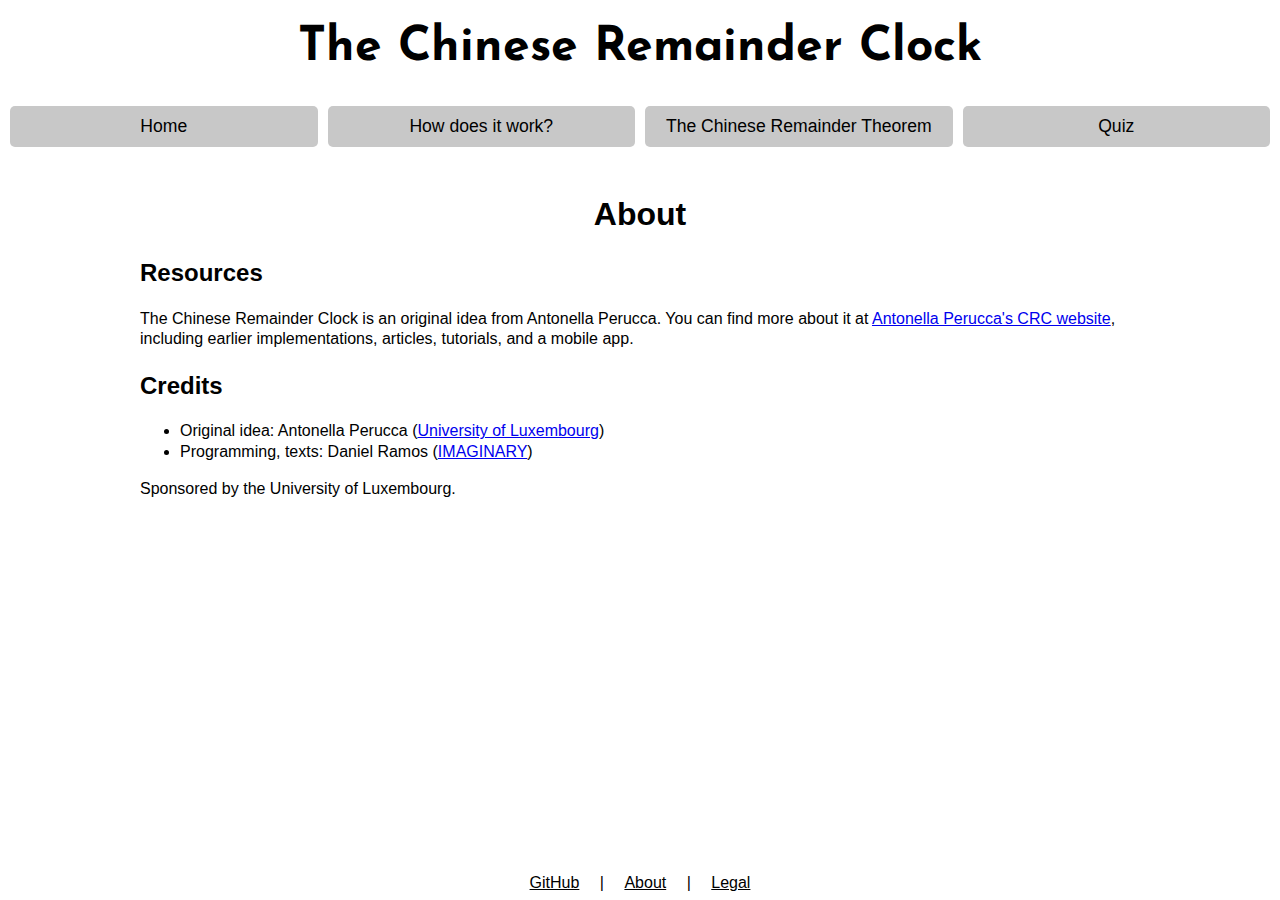
<file: about.html>
<!DOCTYPE html>
<meta charset="utf-8">

<head>
<!-- <script src="vendor/d3.min.js"> </script> -->
<script src="https://d3js.org/d3.v6.min.js"></script>

<script src="./js/clocks.js"></script>
<script src="./js/math.js"></script>

<link rel="stylesheet" href="./style.css">
<link rel="stylesheet" href="./style-clock.css">
<link rel="stylesheet" href="./style-digital-clock.css">

<link rel="preconnect" href="https://fonts.googleapis.com">
<link rel="preconnect" href="https://fonts.gstatic.com" crossorigin>
<link href="https://fonts.googleapis.com/css2?family=Libre+Baskerville&display=swap" rel="stylesheet">
<link href="https://fonts.googleapis.com/css2?family=Josefin+Sans&display=swap" rel="stylesheet">
<link rel="stylesheet" href="./fonts/dseg.css">


</head>

<body>

<div class="header">
  <div class="mainTitle"> The Chinese Remainder Clock </div>

  <nav>
  <a href="index.html"> Home </a>
  <a href="how-it-works.html"> How does it work? </a>
  <a href="theorem.html"> The Chinese Remainder Theorem </a>
  <a href="quiz.html"> Quiz </a>
  </nav>
</div>

<div class="mainText">

  <h1>About</h1>

  <h2>Resources</h2>
  The Chinese Remainder Clock is an original idea from Antonella Perucca. You can find more about it at <a href="http://www.antonellaperucca.net/CRC.html">Antonella Perucca's CRC website</a>, including earlier implementations, articles, tutorials, and a mobile app.

  <h2>Credits</h2>
  <ul>
    <li> Original idea: Antonella Perucca (<a href="https://wwwen.uni.lu/">University of Luxembourg</a>) </li>
    <li> Programming, texts: Daniel Ramos
      (<a href="https://about.imaginary.org">IMAGINARY</a>) </li>
  </ul>

  <p>Sponsored by the University of Luxembourg.</p>

</div>

<div class="footer">
  <a href="https://github.com/IMAGINARY/chinese-remainder-clock">GitHub</a> |
  <a href="about.html">About</a> |
  <a href="legal.html">Legal</a>
</div>


</body>

</html>
</file>
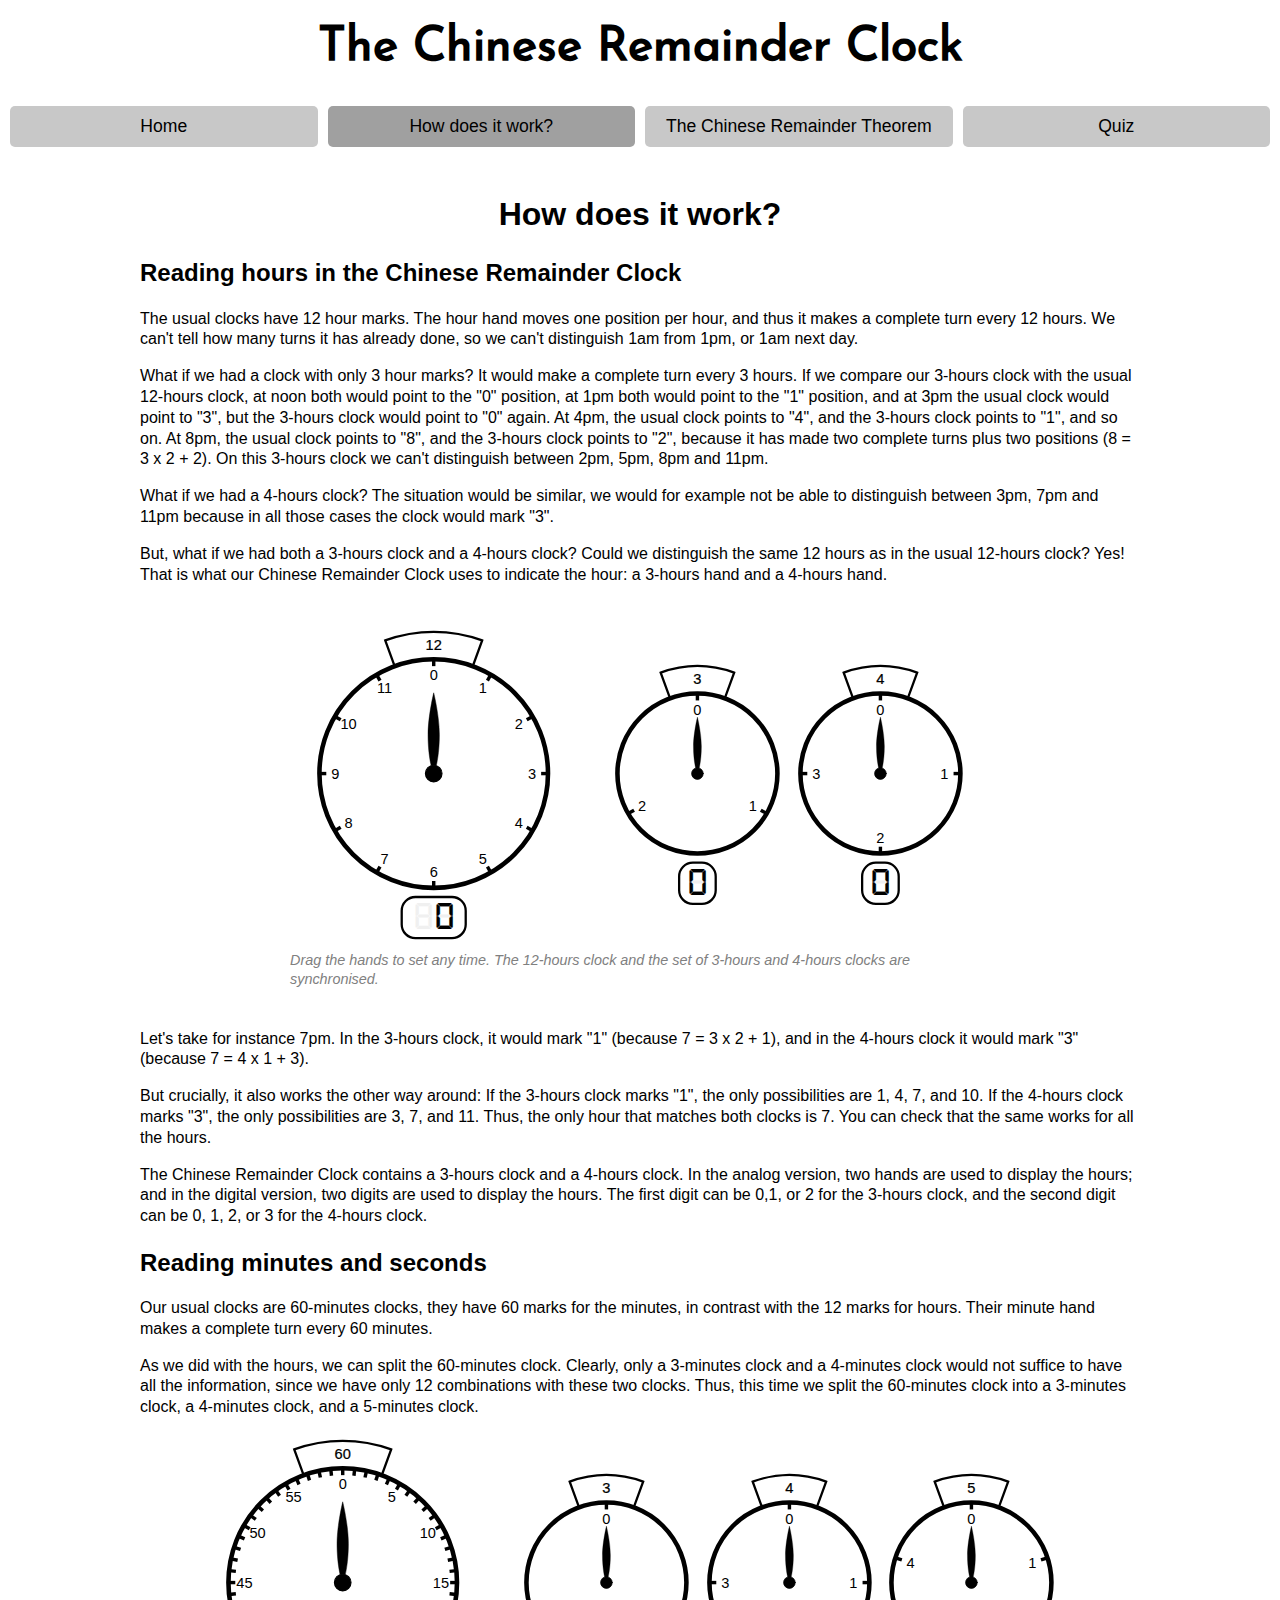
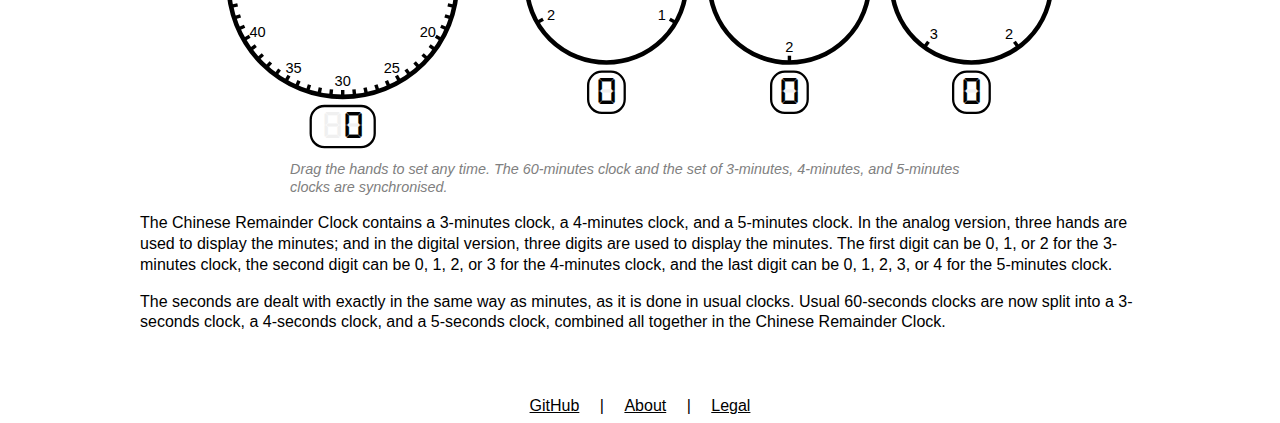
<file: how-it-works.html>
<!DOCTYPE html>
<meta charset="utf-8">

<head>
<script src="vendor/d3.min.js"> </script>
<!-- <script src="https://d3js.org/d3.v6.min.js"></script> -->

<script src="./js/clocks.js"></script>
<script src="./js/math.js"></script>
<script src="./js/app1.js"></script>
<script src="./js/app2.js"></script>

<link rel="stylesheet" href="./style.css">
<link rel="stylesheet" href="./style-clock.css">

<!-- <link rel="preconnect" href="https://fonts.googleapis.com">
<link rel="preconnect" href="https://fonts.gstatic.com" crossorigin>
<link href="https://fonts.googleapis.com/css2?family=Libre+Baskerville&display=swap" rel="stylesheet">
<link href="https://fonts.googleapis.com/css2?family=Josefin+Sans&display=swap" rel="stylesheet"> -->
<link rel="stylesheet" href="./fonts/fonts.css">
<link rel="stylesheet" href="./fonts/dseg.css">
</head>

<body>

<div class="header">
  <div class="mainTitle"> The Chinese Remainder Clock </div>

  <nav>
  <a href="index.html"> Home </a>
  <span class="current"> How does it work? </span>
  <!-- <a href="how-it-works.html"> How does it work? </a> -->
  <a href="theorem.html"> The Chinese Remainder Theorem </a>
  <a href="quiz.html"> Quiz </a>
  </nav>
</div>

<div class="mainText">

  <h1> How does it work? </h1>
  <h2> Reading hours in the Chinese Remainder Clock </h2>

  <p> The usual clocks have 12 hour marks. The hour hand moves one position per hour, and thus it makes a complete turn every 12 hours. We can't tell how many turns it has already done, so we can't distinguish 1am from 1pm, or 1am next day.
  </p>

  <p> What if we had a clock with only 3 hour marks? It would make a complete turn every 3 hours. If we compare our 3-hours clock with the usual 12-hours clock, at noon both would point to the "0" position, at 1pm both would point to the "1" position, and at 3pm the usual clock would point to "3", but the 3-hours clock would point to "0" again. At 4pm, the usual clock points to "4", and the 3-hours clock points to "1", and so on. At 8pm, the usual clock points to "8", and the 3-hours clock points to "2", because it has made two complete turns plus two positions (8 = 3 x 2 + 2). On this 3-hours clock we can't distinguish between 2pm, 5pm, 8pm and 11pm.
  </p>

  <p> What if we had a 4-hours clock? The situation would be similar, we would for example not be able to distinguish between 3pm, 7pm and 11pm because in all those cases the clock would mark "3".
  </p>

  <p> But, what if we had both a 3-hours clock and a 4-hours clock? Could we distinguish the same 12 hours as in the usual 12-hours clock? Yes! That is what our Chinese Remainder Clock uses to indicate the hour: a 3-hours hand and a 4-hours hand.
  </p>

  <div class="appFigure">
  <div id="App1" class="app"></div>
  <div class="AppCaption"> Drag the hands to set any time. The 12-hours clock and the set of 3-hours and 4-hours clocks are synchronised.</div>
  </div>

  <p> Let's take for instance 7pm. In the 3-hours clock, it would mark "1" (because 7 = 3 x 2 + 1), and in the 4-hours clock it would mark "3" (because 7 = 4 x 1 + 3).
  </p>

  <p> But crucially, it also works the other way around: If the 3-hours clock marks "1", the only possibilities are 1, 4, 7, and 10. If the 4-hours clock marks "3", the only possibilities are 3, 7, and 11. Thus, the only hour that matches both clocks is 7. You can check that the same works for all the hours.
  </p>

  <p>The Chinese Remainder Clock contains a 3-hours clock and a 4-hours clock. In the analog version, two hands are used to display the hours; and in the digital version, two digits are used to display the hours. The first digit can be 0,1, or 2 for the 3-hours clock, and the second digit can be 0, 1, 2, or 3 for the 4-hours clock.
  </p>

  <h2>Reading minutes and seconds</h2>

  <p> Our usual clocks are 60-minutes clocks, they have 60 marks for the minutes, in contrast with the 12 marks for hours. Their minute hand makes a complete turn every 60 minutes.
  </p>

  <p> As we did with the hours, we can split the 60-minutes clock. Clearly, only a 3-minutes clock and a 4-minutes clock would not suffice to have all the information, since we have only 12 combinations with these two clocks. Thus, this time we split the 60-minutes clock into a 3-minutes clock, a 4-minutes clock, and a 5-minutes clock.
  </p>

  <div>
  <div id="App2" class="app"></div>
  <div class="AppCaption"> Drag the hands to set any time. The 60-minutes clock and the set of 3-minutes, 4-minutes, and 5-minutes clocks are synchronised.</div>
  </div>

  <p>The Chinese Remainder Clock contains a 3-minutes clock, a 4-minutes clock, and a 5-minutes clock. In the analog version, three hands are used to display the minutes; and in the digital version, three digits are used to display the minutes. The first digit can be 0, 1, or 2 for the 3-minutes clock, the second digit can be 0, 1, 2, or 3 for the 4-minutes clock, and the last digit can be 0, 1, 2, 3, or 4 for the 5-minutes clock.
  </p>

  <p> The seconds are dealt with exactly in the same way as minutes, as it is done in usual clocks. Usual 60-seconds clocks are now split into a 3-seconds clock, a 4-seconds clock, and a 5-seconds clock, combined all together in the Chinese Remainder Clock.
  </p>

</div>

<div class="footer">
  <a href="https://github.com/IMAGINARY/chinese-remainder-clock">GitHub</a> |
  <a href="about.html">About</a> |
  <a href="legal.html">Legal</a>
</div>

<script>
App1("#App1");
App2("#App2");
</script>

</body>

</html>
</file>
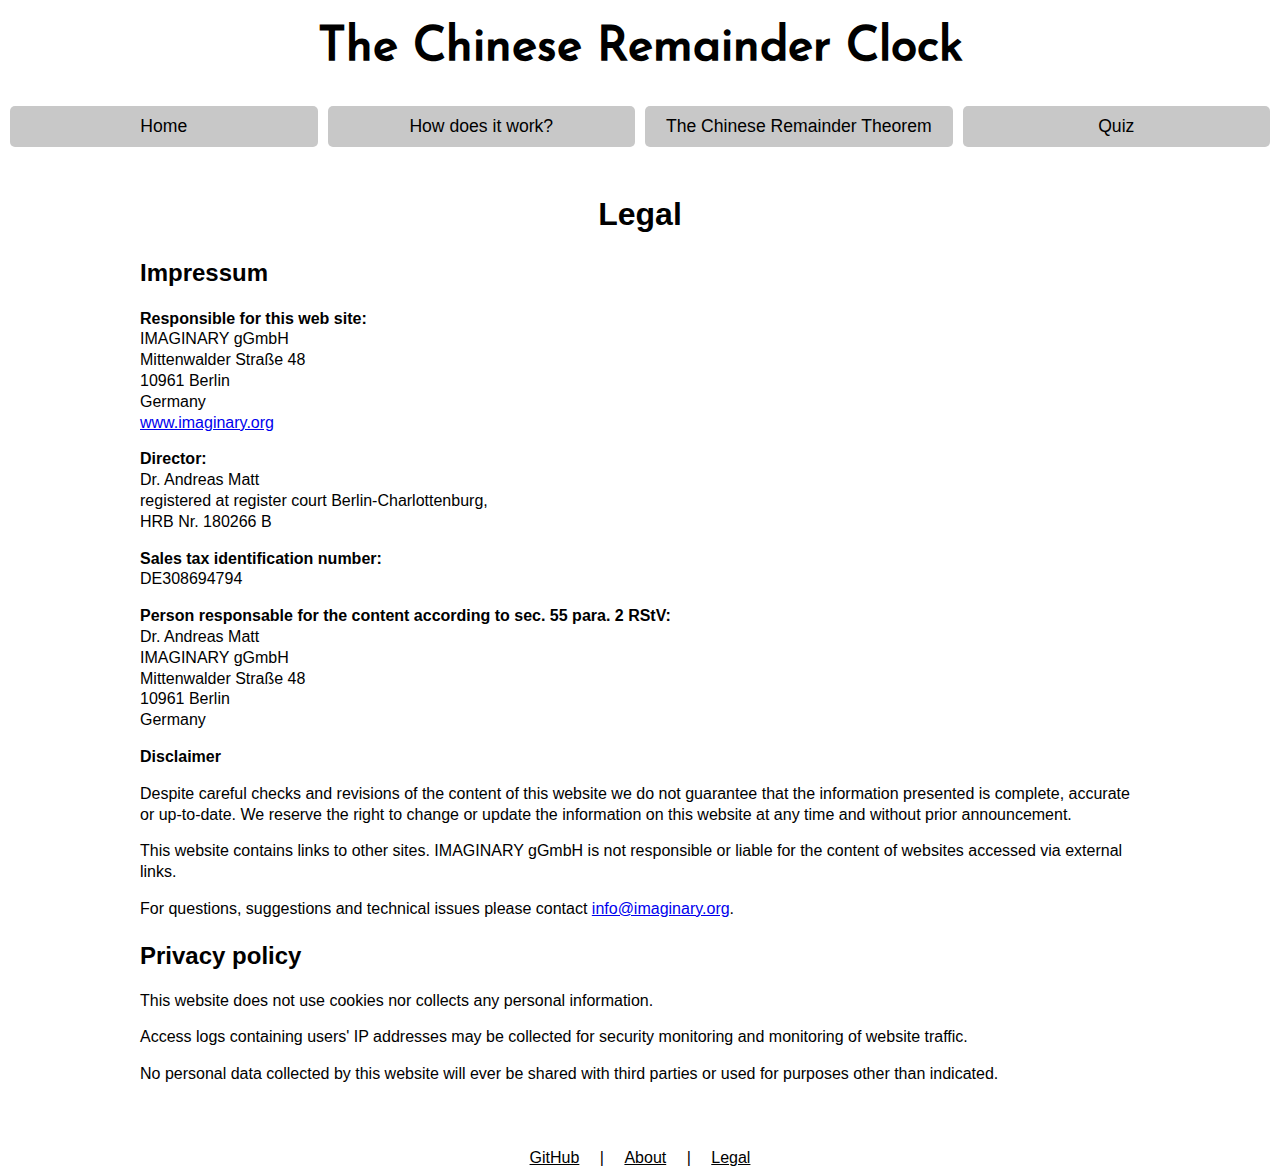
<file: legal.html>
<!DOCTYPE html>
<meta charset="utf-8">

<head>
<script src="vendor/d3.min.js"> </script>

<script src="./js/clocks.js"></script>
<script src="./js/math.js"></script>

<link rel="stylesheet" href="./style.css">
<link rel="stylesheet" href="./style-clock.css">
<link rel="stylesheet" href="./style-digital-clock.css">

<link rel="stylesheet" href="./fonts/fonts.css">
<link rel="stylesheet" href="./fonts/dseg.css">

</head>

<body>

<div class="header">
  <div class="mainTitle"> The Chinese Remainder Clock </div>

  <nav>
  <a href="index.html"> Home </a>
  <a href="how-it-works.html"> How does it work? </a>
  <a href="theorem.html"> The Chinese Remainder Theorem </a>
  <a href="quiz.html"> Quiz </a>
  </nav>
</div>

<div class="mainText">

  <h1>Legal</h1>

  <h2>Impressum</h2>
<p>
<strong>Responsible for this web site: </strong> <br>
IMAGINARY gGmbH <br>
Mittenwalder Straße 48 <br>
10961 Berlin <br>
Germany <br>
<a href="https://www.imaginary.org">www.imaginary.org</a> <br>
</p>

<p>
<strong>Director:</strong><br>
Dr. Andreas Matt<br>
registered at register court Berlin-Charlottenburg,<br>
HRB Nr. 180266 B<br>
</p>

<p>
<strong>Sales tax identification number:</strong><br>
DE308694794<br>
</p>

<p>
<strong>Person responsable for the content according to sec. 55 para. 2 RStV:</strong><br>
Dr. Andreas Matt<br>
IMAGINARY gGmbH<br>
Mittenwalder Straße 48<br>
10961 Berlin<br>
Germany<br>
</p>

<strong>Disclaimer</strong><br>
<p>Despite careful checks and revisions of the content of this website we do not guarantee that the information presented is complete, accurate or up-to-date. We reserve the right to change or update the information on this website at any time and without prior announcement.
</p>

<p>This website contains links to other sites. IMAGINARY gGmbH is not responsible or liable for the content of websites accessed via external links.
</p>
<p>
For questions, suggestions and technical issues please contact <a href="mailto:info@imaginary.org">info@imaginary.org</a>.
</p>

<h2>Privacy policy</h2>
<p>
This website does not use cookies nor collects any personal information.
</p>

<p>
Access logs containing users' IP addresses may be collected for security monitoring and monitoring of website traffic.
</p>

<!-- <p>
Third party CDN libraries might track their use.
</p> -->

<p>No personal data collected by this website will ever be shared with third parties or used for purposes other than indicated.
</p>


</div>

<div class="footer">
  <a href="https://github.com/IMAGINARY/chinese-remainder-clock">GitHub</a> |
  <a href="about.html">About</a> |
  <a href="legal.html">Legal</a>
</div>


</body>

</html>
</file>
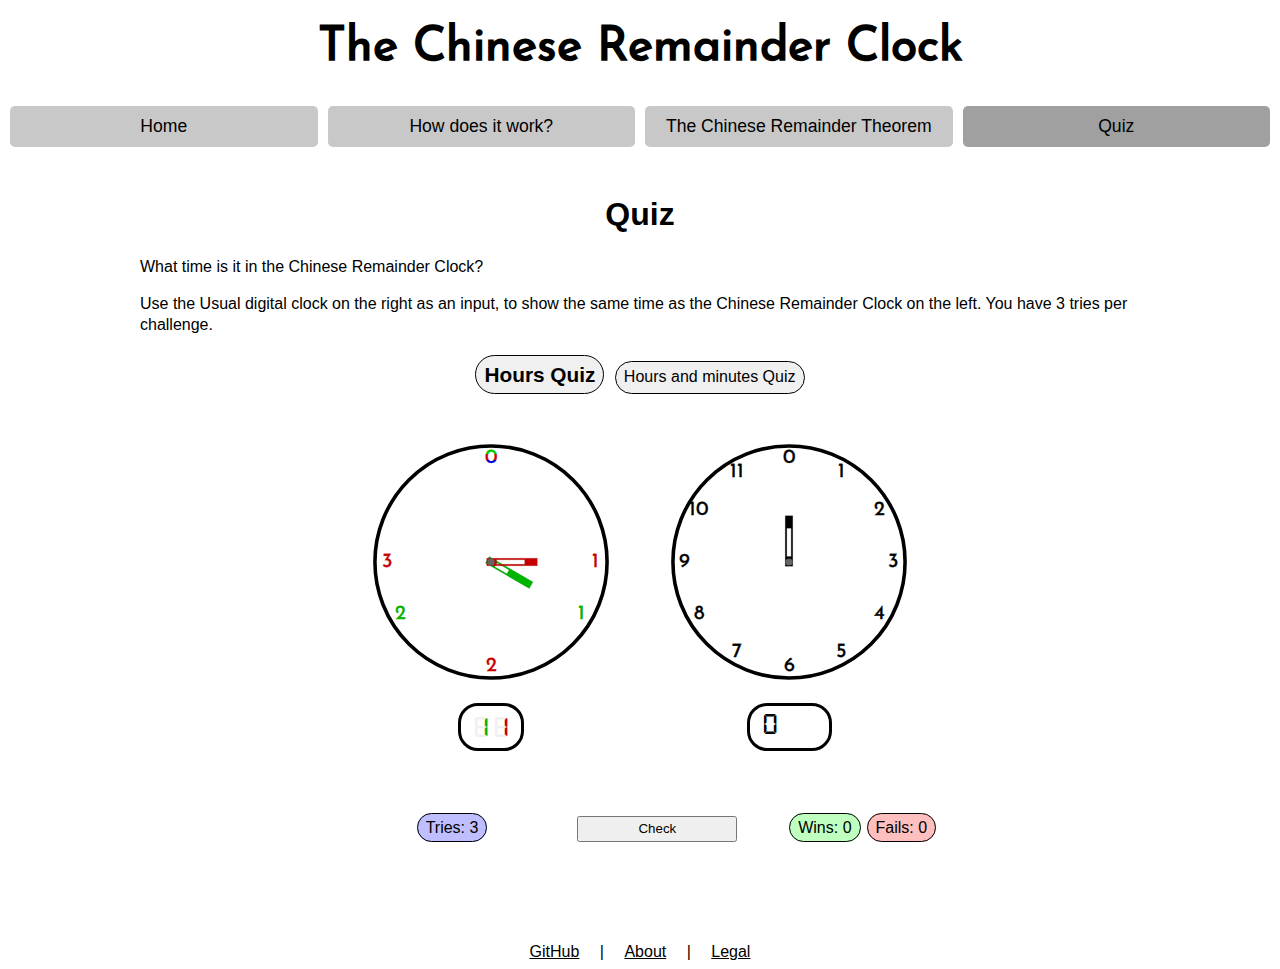
<file: quiz.html>
<!DOCTYPE html>
<meta charset="utf-8">

<head>
<script src="vendor/d3.min.js"> </script>
<!-- <script src="https://d3js.org/d3.v6.min.js"></script> -->

<script src="./js/clocks.js"></script>
<script src="./js/math.js"></script>
<script src="./js/appQuiz1.js"></script>
<script src="./js/appQuiz2.js"></script>
<!-- <script src="./js/app2.js"></script> -->

<link rel="stylesheet" href="./style.css">
<link rel="stylesheet" href="./style-clock.css">
<link rel="stylesheet" href="./style-digital-clock.css">
<link rel="stylesheet" href="./style-input.css">
<link rel="stylesheet" href="./style-quiz.css">

<!-- <link rel="preconnect" href="https://fonts.googleapis.com">
<link rel="preconnect" href="https://fonts.gstatic.com" crossorigin>
<link href="https://fonts.googleapis.com/css2?family=Libre+Baskerville&display=swap" rel="stylesheet">
<link href="https://fonts.googleapis.com/css2?family=Josefin+Sans&display=swap" rel="stylesheet"> -->
<link rel="stylesheet" href="./fonts/fonts.css">
<link rel="stylesheet" href="./fonts/dseg.css">
</head>

<body>

<div class="header">
  <div class="mainTitle"> The Chinese Remainder Clock </div>

  <nav>
  <a href="index.html"> Home </a>
  <a href="how-it-works.html"> How does it work? </a>
  <a href="theorem.html"> The Chinese Remainder Theorem </a>
  <span class="current"> Quiz </span>
  <!-- <a href="quiz.html"> Quiz </a> -->
  </nav>
</div>

<div class="mainText">
  <h1> Quiz </h1>

  <p>What time is it in the Chinese Remainder Clock? </p>
  <p>Use the Usual digital clock on the right as an input, to show the same time as the Chinese Remainder Clock on the left. You have 3 tries per challenge.</p>

  <div class="selectQuiz">
  <input type="radio" id="hours" name="quizType" value="hours" checked>
  <label for="hours">Hours Quiz</label>
  <input type="radio" id="hours-minutes" name="quizType" value="hours-minutes">
  <label for="hours-minutes">Hours and minutes Quiz</label>
  </div>

  <div class="appFigure">
  <div id="Quiz" class="app"></div>
  </div>

</div>

<div class="footer">
  <a href="https://github.com/IMAGINARY/chinese-remainder-clock">GitHub</a> |
  <a href="about.html">About</a> |
  <a href="legal.html">Legal</a>
</div>

<script>
AppQ1("#Quiz");
d3.select("#hours").on("click",()=>{setQuiz("appQ1")});
d3.select("#hours-minutes").on("click",()=>{setQuiz("appQ2")});

function setQuiz(quiz){
  d3.select("#Quiz").selectAll("*").remove();
  if (quiz == "appQ1") {AppQ1("#Quiz")}
  if (quiz == "appQ2") {AppQ2("#Quiz")}
}

</script>

</body>

</html>
</file>
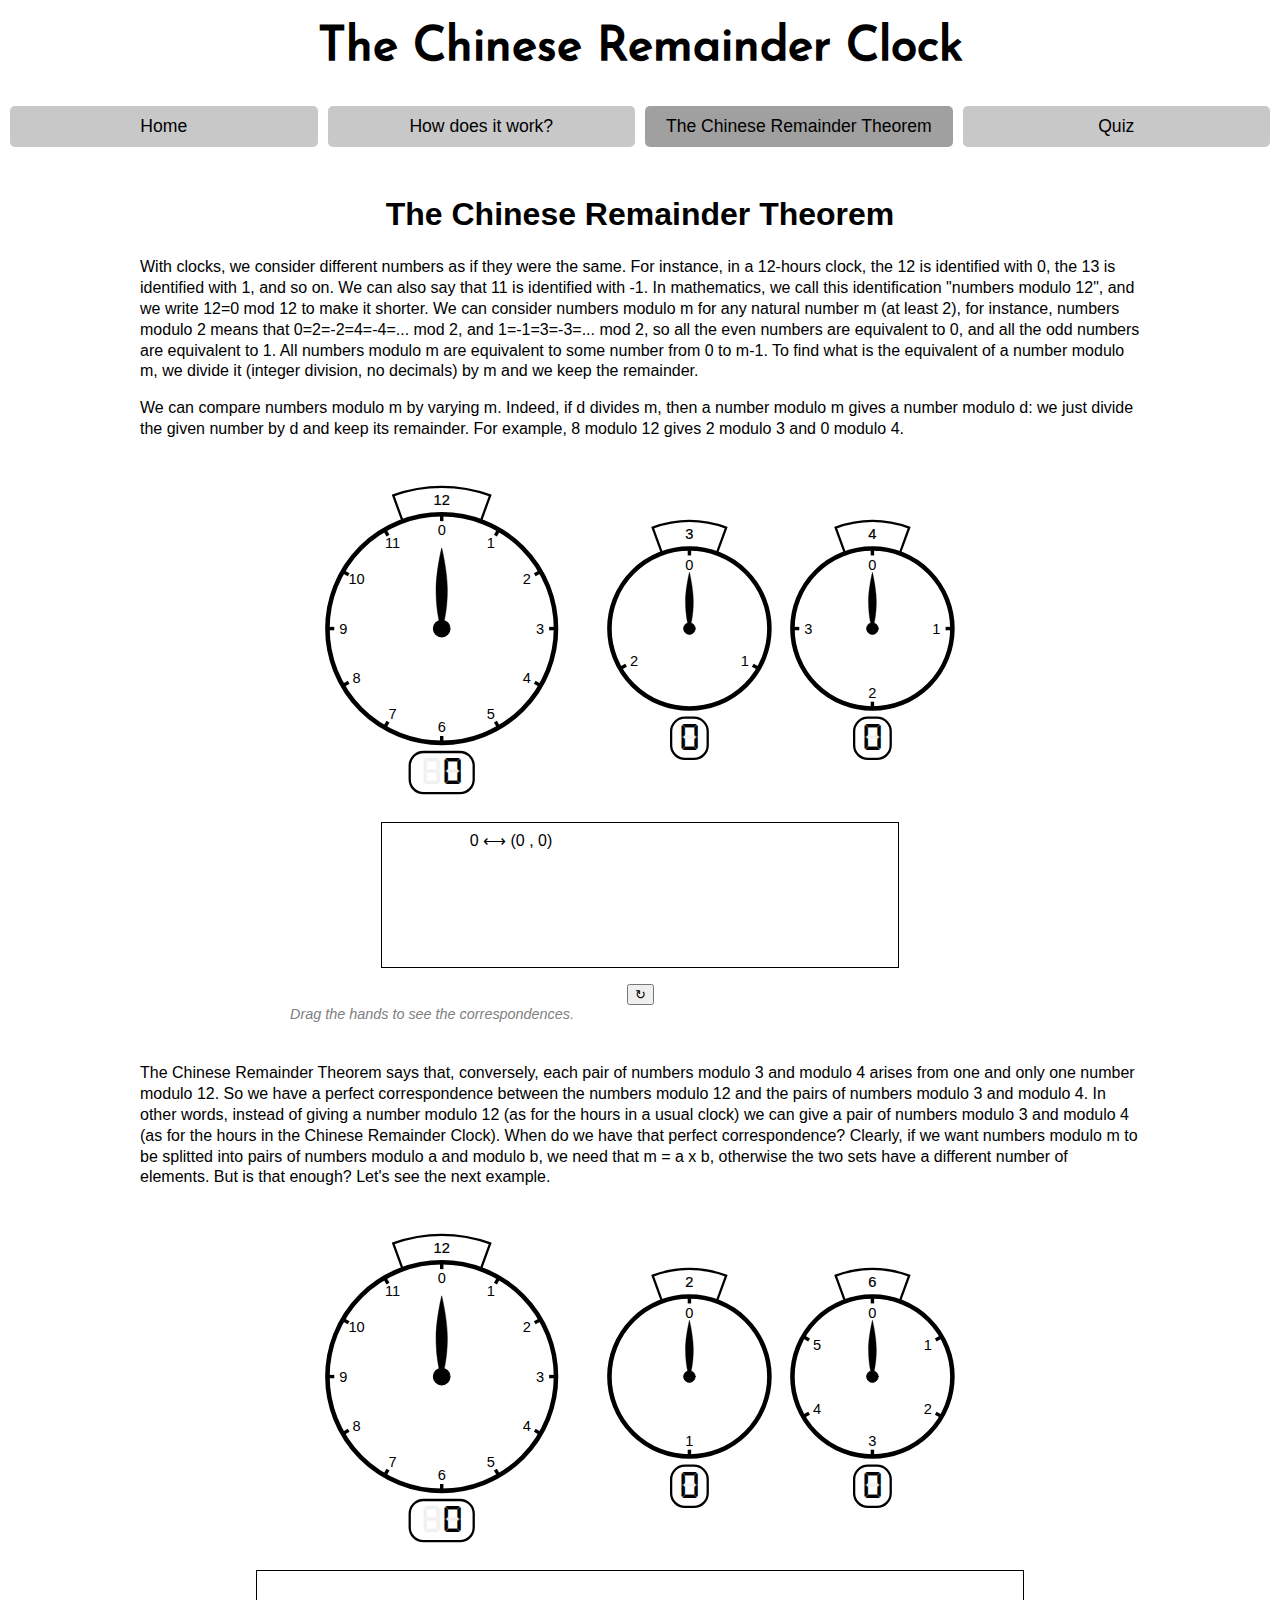
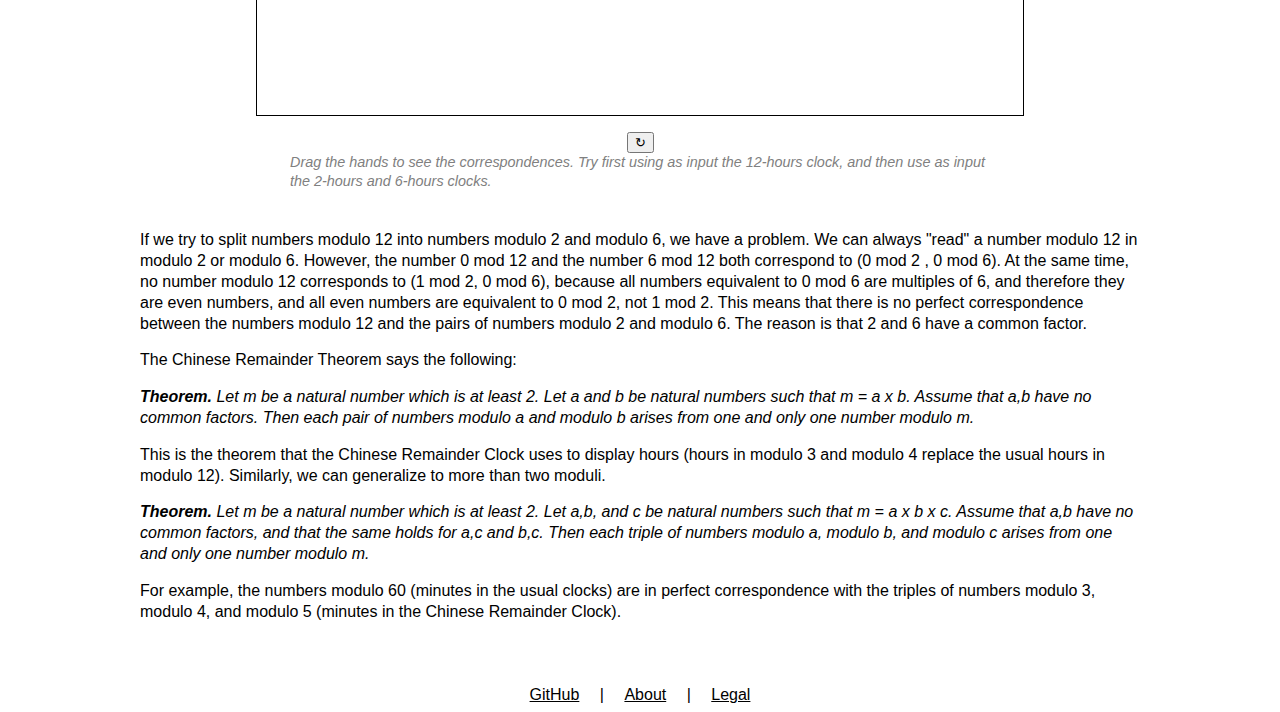
<file: theorem.html>
<!DOCTYPE html>
<meta charset="utf-8">

<head>
<script src="vendor/d3.min.js"> </script>
<!-- <script src="https://d3js.org/d3.v6.min.js"></script> -->

<script src="./js/clocks.js"></script>
<script src="./js/math.js"></script>
<script src="./js/app3.js"></script>
<script src="./js/app4.js"></script>

<link rel="stylesheet" href="./style.css">
<link rel="stylesheet" href="./style-clock.css">

<!-- <link rel="preconnect" href="https://fonts.googleapis.com">
<link rel="preconnect" href="https://fonts.gstatic.com" crossorigin>
<link href="https://fonts.googleapis.com/css2?family=Libre+Baskerville&display=swap" rel="stylesheet">
<link href="https://fonts.googleapis.com/css2?family=Josefin+Sans&display=swap" rel="stylesheet"> -->
<link rel="stylesheet" href="./fonts/fonts.css">
<link rel="stylesheet" href="./fonts/dseg.css">

</head>

<body>

<div class="header">
  <div class="mainTitle"> The Chinese Remainder Clock </div>

  <nav>
  <a href="index.html"> Home </a>
  <a href="how-it-works.html"> How does it work? </a>
  <span class="current"> The Chinese Remainder Theorem </span>
  <!-- <a href="theorem.html"> The Chinese Remainder Theorem </a> -->
  <a href="quiz.html"> Quiz </a>
  </nav>
</div>

<div class="mainText">
  <!-- <p> Mathematical explanation
  </p>

  <ul>
    <li> Example that works (12=3x4)
    <li> Example that does not work (12=2x6)
    <li> How to find the inverse morphism.
    <li> Bézout's identity and Euclid's algorithm (just an idea of what it is).
  </ul> -->

  <h1> The Chinese Remainder Theorem </h1>

  <p> With clocks, we consider different numbers as if they were the same. For instance, in a 12-hours clock, the 12 is identified with 0, the 13 is identified with 1, and so on. We can also say that 11 is identified with -1. In mathematics, we call this identification "numbers modulo 12", and we write 12=0 mod 12 to make it shorter. We can consider numbers modulo m for any natural number m (at least 2), for instance, numbers modulo 2 means that 0=2=-2=4=-4=... mod 2, and 1=-1=3=-3=... mod 2, so all the even numbers are equivalent to 0, and all the odd numbers are equivalent to 1. All numbers modulo m are equivalent to some number from 0 to m-1.

  To find what is the equivalent of a number modulo m, we divide it (integer division, no decimals) by m and we keep the remainder.
  <!-- The fantastic property is that you can operate numbers modulo m, you can add and substract them, you can multiply them, and in some cases, you can even divide them. When doing those operations, you always stay within your set of m numbers. -->
  </p>

  <p>
  We can compare numbers modulo m by varying m. Indeed, if d divides m, then a number modulo m gives a number modulo d: we just  divide the given number by d and keep its remainder. For example, 8 modulo 12 gives 2 modulo 3 and 0 modulo 4.
  </p>

  <!-- <p>
  The Chinese Remainder Theorem tells us about numbers read in different moduli. For example, it states that numbers modulo 12 have the same structure as pairs of numbers modulo 3 and modulo 4.
  </p> -->

  <div class="appFigure">
  <div id="App3" class="app"></div>
  <div class="AppCaption"> Drag the hands to see the correspondences.</div>
  </div>

  <p> The Chinese Remainder Theorem says that, conversely, each pair of numbers modulo 3 and modulo 4 arises from one and only one number modulo 12. So we have a perfect correspondence between the numbers modulo 12 and the pairs of numbers modulo 3 and modulo 4. In other words, instead of giving a number modulo 12 (as for the hours in a usual clock) we can give a pair of numbers modulo 3 and modulo 4 (as for the hours in the Chinese Remainder Clock).
  <!-- </p>   -->

  <!-- <p>For each number modulo 12, there is one and only one pair modulo 3 and modulo 4. But it is more than a matching of elements: the structure is the same. The next element to 8 mod 12 is 9 mod 12, and the next element to (2 mod 3, 0 mod 4) is (0 mod 3, 1 mod 4), which are the corresponding pairs.
  </p> -->

  <!-- <p>
  Similarly,
  5 x 7 mod 12 = 35 mod 12 = 11 mod 12,
  and correspondingly,
  5 x (7 mod 3, 7 mod 4) = 5 x (1 mod 3, 3 mod 4) = (5 mod 3, 15 mod 4) = (2 mod 3, 3 mod 4), which is the pair corresponding to 11 mod 12.
  </p> -->

  <!-- <p>--> When do we have that perfect correspondence? Clearly, if we want numbers modulo m to be splitted into pairs of numbers modulo a and modulo b, we need that m = a x b, otherwise the two sets have a different number of elements. But is that enough? Let's see the next example.
  </p>

  <div class="appFigure">
  <div id="App4" class="app"></div>
  <div class="AppCaption"> Drag the hands to see the correspondences. Try first using as input the 12-hours clock, and then use as input the 2-hours and 6-hours clocks.</div>
  </div>

  <p> If we try to split numbers modulo 12 into numbers modulo 2 and modulo 6, we have a problem. We can always "read" a number modulo 12 in modulo 2 or modulo 6. However, the number 0 mod 12 and the number 6 mod 12 both correspond to (0 mod 2 , 0 mod 6). At the same time, no number modulo 12 corresponds to (1 mod 2, 0 mod 6), because all numbers equivalent to 0 mod 6 are multiples of 6, and therefore they are even numbers, and all even numbers are equivalent to 0 mod 2, not 1 mod 2. This means that there is no perfect correspondence between the numbers modulo 12 and the pairs of numbers modulo 2 and modulo 6. The reason is that 2 and 6 have a common factor.

  <p>The Chinese Remainder Theorem says the following:</p>

  <div class="theorem" style="font-style:italic;">
  <p> <b>Theorem.</b> Let m be a natural number which is at least 2. Let a and b be natural numbers such that m = a x b. Assume that a,b have no common factors. Then each pair of numbers modulo a and modulo b arises from one and only one number modulo m.
  </p>
  </div>

  <!-- <p> In other words, provided that a and b have no common factors, for any given values x and y, the system of equations:
  <div style="text-align: center;">
    <div>w = x mod a </div>
    <div>w = y mod b </div>
  </div>
  has always a unique solution w modulo m = a x b.
  </p> -->

  <p>This is the theorem that the Chinese Remainder Clock uses to display hours (hours in modulo 3 and modulo 4 replace the usual hours in modulo 12). Similarly, we can generalize to more than two moduli.</p>


  <div class="theorem" style="font-style:italic;">
  <p> <b>Theorem.</b> Let m be a natural number which is at least 2. Let a,b, and c be natural numbers such that m = a x b x c. Assume that a,b have no common factors, and that the same holds for a,c and b,c. Then each triple of numbers modulo a, modulo b, and modulo c arises from one and only one number modulo m.
  </p></div>

  <p>For example, the numbers modulo 60 (minutes in the usual clocks) are in perfect correspondence with the triples of numbers modulo 3, modulo 4, and modulo 5 (minutes in the Chinese Remainder Clock).
  </p>


</div>

<div class="footer">
  <a href="https://github.com/IMAGINARY/chinese-remainder-clock">GitHub</a> |
  <a href="about.html">About</a> |
  <a href="legal.html">Legal</a>
</div>


<script>
App3("#App3");
App4("#App4");
</script>

</body>

</html>
</file>
<file: style.css>
.devWarning {
  color: red;
}

html{
  height: 100%;
}

body {
  font-family: sans-serif;
  /* font-size: 14pt; */
  margin: 0;
  padding: 0;
  height: 100%;
  display: flex;
  flex-direction: column;
}


.header {
  /* position: sticky; */
  width: 100%;
  top: 0;
}

.footer {
  /* position:relative; */
  margin-top: auto;
  width: 100%;
  background-color: rgb(255, 255, 255);
  color: black;
  text-align: center;
  padding-bottom: 0.5em;
  bottom: 0;
}
.footer a{
  color: black;
  margin-left: 1em;
  margin-right: 1em;
}

.mainTitle{
  font-family: 'Josefin Sans', sans-serif;
  background-color: rgb(255, 255, 255);
  color: black;
  text-align: center;
  padding: 0.5em;
  font-size: 300%;
  font-weight: bold;
  top:0;
}


.mainTitleBg{
  color: hsl(48, 30%, 80%);
  position:absolute;
  width: 100%;
  left: 0;
}

h1{
  text-align: center;
}

nav {
position: sticky;
display: flex;
padding:5px;
background-color: rgb(255, 255, 255);
justify-content: space-around;
/* font-weight: bold; */
font-size: 110%;
/* position: fixed;
bottom: 0;
max-width: 1000px; */
}

nav a, nav .current {
  display: flex;
  text-decoration: none;
  background-color: rgb(200,200,200);
  color: black;
  width: 24%;
  padding:10px;
  margin: 5px;
  border-radius: 5px;
  justify-content: center;
  align-items: center;
  text-align: center;
}
nav .current {
  background-color: rgb(160,160,160);
}

.introText{
  padding: 1em;
  font-size: 130%
}


.mainText{
  margin-top: 1em;
  margin-left: auto;
  margin-right: auto;
  margin-bottom: 3em;
  max-width: 1000px;
  padding: 0 20px;
  line-height: 1.3
}

.subImage {
  display: inline-block;
  text-align: center;
  height: 20em;
  max-width: 25%;
  /* font-size: 20px; */
}


.correspondence {
  display: block;
  margin-left: auto;
  margin-right: auto;
  margin-top: 1em;
  margin-bottom: 1em;
  padding: 0.5em;
  overflow: hidden;
  height: 8em;
  border-style: solid;
  border-width: thin;
  width: 50%;
  column-count: 2;
  column-fill: auto;
}

.AppCaption {
  margin-left: auto;
  margin-right: auto;
  width: 70%;
  font-size: 90%;
  font-style: italic;
  color: grey;

}

.app {
  margin-left: auto;
  margin-right: auto;
  display: block;
  /* max-width: 70vh; */
  text-align: center;
}

.appFigure{
  margin-top: 2.5em;
  margin-bottom: 2.5em;
}


#Clock1 {
  margin-left: auto;
  margin-right: auto;
  display: block;
  /* max-width: 60%; */
  text-align: center;
}

#Clock1 svg{
  margin-left: auto;
  margin-right: auto;
  display: block;
  max-width: 60%;
  text-align: center;
}

#Clock1 .digiClock {
  /* font-size: 40pt; */
}
</file>
<file: style-clock.css>
.backplate {
  stroke: none;
  fill: white;
  /* stroke-width: 2px; */
}
.border {
  stroke: black;
  fill: none;
  stroke-width: 2px;
}

.tickLines {
  stroke: black;
  stroke-width: 0.5px;
}


.tickLabels {
  fill: black;
  font-size: 40%;
  /* font-family: Helvetica, sans-serif; */
  /* font-weight: 100; */
  stroke-width: 0.1;
}

.clkFooter {
  font-family: DSEG7-Classic;
  font-weight: bold;
  stroke: black;
  fill: white;
  /* fill: rgb(80,80,80); */
  stroke-width: 1px;
}

.footerLabels {
  fill: black;
  font-size: 70%;
  stroke-width: 0.1;
}
.footerLabelsBg {
  fill: rgb(240,240,240);
  stroke: none;
  font-size: 70%;
  /* stroke-width: 0.1; */
}

.tickLabelsBigClock {
  font-size: 70%;
  font-family: 'Josefin Sans', sans-serif;
  /* font-family: 'Libre Baskerville', serif; */
  /* font-weight: 100; */
  /* stroke: black !important; */
  stroke-width: 0.2 !important;
}

.clkHeader {
  stroke: black;
  fill: none;
  stroke-width: 1px;
}



.hand {
  stroke: black;
  stroke-width: 3px;
}

.Clock .tick0 {
  stroke: black;
  stroke-width: 1.5px;
}

.tickBlack {
  stroke: black;
  stroke-width: 1.5px;
}

.tick0 {
  stroke: url("#rainbowGradient");
  fill: url("#rainbowGradient");
  /* stroke: black; */
  stroke-width: 1.5px;
}
.tick3 {
  stroke: rgb(0,180,0);
  fill: rgb(0,180,0);
  stroke-width: 1.5px;
}
.tick4 {
  stroke: rgb(200,0,0);
  fill: rgb(200,0,0);
  stroke-width: 1.5px;
}
.tick5 {
  stroke: rgb(0,0,200);
  fill: rgb(0,0,200);
  stroke-width: 1.5px;
}


.handBlack {
  fill: black;
  color: black;
  stroke: black;
  stroke-width: 0.1px;
}
.hand3 {
  fill: rgb(0,180,0);
  color: rgb(0,180,0);
  stroke: rgb(0,120,0);
  stroke-width: 0.1px;
}
.hand4 {
  fill: rgb(200,0,0);
  color: rgb(200,0,0);
  stroke: rgb(120,0,0);
  stroke-width: 0.1px;
}
.hand5 {
  fill: rgb(0,0,200);
  color: rgb(0,0,200);
  stroke: rgb(0,0,120);
  stroke-width: 0.1px;
}

.cap {
  fill: rgb(100,100,100);
}
</file>
<file: style-digital-clock.css>
.digiClock {
  display: inline-block;
  border: solid;
  border-radius: 20px;
  padding: 8px;
  padding-left: 12px;
  padding-right: 12px;
  font-family: DSEG7-Classic;
  font-weight: bold;
  stroke: black;
  fill: white;
  font-size: min(40px,5vw);
  margin: 10px;
  white-space: nowrap;
}

.digiCell {
  display: inline;
  position:relative;
}
.digiCellBg {
  display: inline;
  position: relative;
  color: rgb(240,240,240);
}
.digiCellFg {
 display: inline;
 position: absolute;
 left: 0;
}
</file>
<file: fonts/dseg.css>
/* DSEG7 7SEG */

@font-face {
  font-family: 'DSEG7-7SEGG';
  src: url('../fonts/DSEG7-7SEGG-CHAN/DSEG7SEGGCHAN-Regular.woff2') format('woff2'),
  url('../fonts/DSEG7-7SEGG-CHAN/DSEG7SEGGCHAN-Regular.woff') format('woff'),
  url('../fonts/DSEG7-7SEGG-CHAN/DSEG7SEGGCHAN-Regular.ttf') format('truetype');
  font-weight: normal;
  font-style: normal;
}

@font-face {
  font-family: 'DSEG7-7SEGG-MINI';
  src: url('../fonts/DSEG7-7SEGG-CHAN/DSEG7SEGGCHANMINI-Regular.woff2') format('woff2'),
  url('../fonts/DSEG7-7SEGG-CHAN/DSEG7SEGGCHANMINI-Regular.woff') format('woff'),
  url('../fonts/DSEG7-7SEGG-CHAN/DSEG7SEGGCHANMINI-Regular.ttf') format('truetype');
  font-weight: normal;
  font-style: normal;
}

/* DSEG7 Classic */

@font-face {
  font-family: 'DSEG7-Classic';
  src: url('../fonts/DSEG7-Classic/DSEG7Classic-Bold.woff2') format('woff2'),
  url('../fonts/DSEG7-Classic/DSEG7Classic-Bold.woff') format('woff'),
  url('../fonts/DSEG7-Classic/DSEG7Classic-Bold.ttf') format('truetype');
  font-weight: bold;
  font-style: normal;
}

@font-face {
  font-family: 'DSEG7-Classic';
  src: url('../fonts/DSEG7-Classic/DSEG7Classic-BoldItalic.woff2') format('woff2'),
  url('../fonts/DSEG7-Classic/DSEG7Classic-BoldItalic.woff') format('woff'),
  url('../fonts/DSEG7-Classic/DSEG7Classic-BoldItalic.ttf') format('truetype');
  font-weight: bold;
  font-style: italic;
}

@font-face {
  font-family: 'DSEG7-Classic';
  src: url('../fonts/DSEG7-Classic/DSEG7Classic-Italic.woff2') format('woff2'),
  url('../fonts/DSEG7-Classic/DSEG7Classic-Italic.woff') format('woff'),
  url('../fonts/DSEG7-Classic/DSEG7Classic-Italic.ttf') format('truetype');
  font-weight: normal;
  font-style: italic;
}

@font-face {
  font-family: 'DSEG7-Classic';
  src: url('../fonts/DSEG7-Classic/DSEG7Classic-Light.woff2') format('woff2'),
  url('../fonts/DSEG7-Classic/DSEG7Classic-Light.woff') format('woff'),
  url('../fonts/DSEG7-Classic/DSEG7Classic-Light.ttf') format('truetype');
  font-weight: 200;
  font-style: normal;
}

@font-face {
  font-family: 'DSEG7-Classic';
  src: url('../fonts/DSEG7-Classic/DSEG7Classic-LightItalic.woff2') format('woff2'),
  url('../fonts/DSEG7-Classic/DSEG7Classic-LightItalic.woff') format('woff'),
  url('../fonts/DSEG7-Classic/DSEG7Classic-LightItalic.ttf') format('truetype');
  font-weight: 200;
  font-style: italic;
}

@font-face {
  font-family: 'DSEG7-Classic';
  src: url('../fonts/DSEG7-Classic/DSEG7Classic-Regular.woff2') format('woff2'),
  url('../fonts/DSEG7-Classic/DSEG7Classic-Regular.woff') format('woff'),
  url('../fonts/DSEG7-Classic/DSEG7Classic-Regular.ttf') format('truetype');
  font-weight: normal;
  font-style: normal;
}

/* DSEG7 Classic MINI */

@font-face {
  font-family: 'DSEG7-Classic-MINI';
  src: url('../fonts/DSEG7-Classic-MINI/DSEG7ClassicMini-Bold.woff2') format('woff2'),
  url('../fonts/DSEG7-Classic-MINI/DSEG7ClassicMini-Bold.woff') format('woff'),
  url('../fonts/DSEG7-Classic-MINI/DSEG7ClassicMini-Bold.ttf') format('truetype');
  font-weight: bold;
  font-style: normal;
}

@font-face {
  font-family: 'DSEG7-Classic-MINI';
  src: url('../fonts/DSEG7-Classic-MINI/DSEG7ClassicMini-BoldItalic.woff2') format('woff2'),
  url('../fonts/DSEG7-Classic-MINI/DSEG7ClassicMini-BoldItalic.woff') format('woff'),
  url('../fonts/DSEG7-Classic-MINI/DSEG7ClassicMini-BoldItalic.ttf') format('truetype');
  font-weight: bold;
  font-style: italic;
}

@font-face {
  font-family: 'DSEG7-Classic-MINI';
  src: url('../fonts/DSEG7-Classic-MINI/DSEG7ClassicMini-Italic.woff2') format('woff2'),
  url('../fonts/DSEG7-Classic-MINI/DSEG7ClassicMini-Italic.woff') format('woff'),
  url('../fonts/DSEG7-Classic-MINI/DSEG7ClassicMini-Italic.ttf') format('truetype');
  font-weight: normal;
  font-style: italic;
}

@font-face {
  font-family: 'DSEG7-Classic-MINI';
  src: url('../fonts/DSEG7-Classic-MINI/DSEG7ClassicMini-Light.woff2') format('woff2'),
  url('../fonts/DSEG7-Classic-MINI/DSEG7ClassicMini-Light.woff') format('woff'),
  url('../fonts/DSEG7-Classic-MINI/DSEG7ClassicMini-Light.ttf') format('truetype');
  font-weight: 200;
  font-style: normal;
}

@font-face {
  font-family: 'DSEG7-Classic-MINI';
  src: url('../fonts/DSEG7-Classic-MINI/DSEG7ClassicMini-LightItalic.woff2') format('woff2'),
  url('../fonts/DSEG7-Classic-MINI/DSEG7ClassicMini-LightItalic.woff') format('woff'),
  url('../fonts/DSEG7-Classic-MINI/DSEG7ClassicMini-LightItalic.ttf') format('truetype');
  font-weight: 200;
  font-style: italic;
}

@font-face {
  font-family: 'DSEG7-Classic-MINI';
  src: url('../fonts/DSEG7-Classic-MINI/DSEG7ClassicMini-Regular.woff2') format('woff2'),
  url('../fonts/DSEG7-Classic-MINI/DSEG7ClassicMini-Regular.woff') format('woff'),
  url('../fonts/DSEG7-Classic-MINI/DSEG7ClassicMini-Regular.ttf') format('truetype');
  font-weight: normal;
  font-style: normal;
}

/* DSEG7 Modern */

@font-face {
  font-family: 'DSEG7-Modern';
  src: url('../fonts/DSEG7-Modern/DSEG7Modern-Bold.woff2') format('woff2'),
  url('../fonts/DSEG7-Modern/DSEG7Modern-Bold.woff') format('woff'),
  url('../fonts/DSEG7-Modern/DSEG7Modern-Bold.ttf') format('truetype');
  font-weight: bold;
  font-style: normal;
}

@font-face {
  font-family: 'DSEG7-Modern';
  src: url('../fonts/DSEG7-Modern/DSEG7Modern-BoldItalic.woff2') format('woff2'),
  url('../fonts/DSEG7-Modern/DSEG7Modern-BoldItalic.woff') format('woff'),
  url('../fonts/DSEG7-Modern/DSEG7Modern-BoldItalic.ttf') format('truetype');
  font-weight: bold;
  font-style: italic;
}

@font-face {
  font-family: 'DSEG7-Modern';
  src: url('../fonts/DSEG7-Modern/DSEG7Modern-Italic.woff2') format('woff2'),
  url('../fonts/DSEG7-Modern/DSEG7Modern-Italic.woff') format('woff'),
  url('../fonts/DSEG7-Modern/DSEG7Modern-Italic.ttf') format('truetype');
  font-weight: normal;
  font-style: italic;
}

@font-face {
  font-family: 'DSEG7-Modern';
  src: url('../fonts/DSEG7-Modern/DSEG7Modern-Light.woff2') format('woff2'),
  url('../fonts/DSEG7-Modern/DSEG7Modern-Light.woff') format('woff'),
  url('../fonts/DSEG7-Modern/DSEG7Modern-Light.ttf') format('truetype');
  font-weight: 200;
  font-style: normal;
}

@font-face {
  font-family: 'DSEG7-Modern';
  src: url('../fonts/DSEG7-Modern/DSEG7Modern-LightItalic.woff2') format('woff2'),
  url('../fonts/DSEG7-Modern/DSEG7Modern-LightItalic.woff') format('woff'),
  url('../fonts/DSEG7-Modern/DSEG7Modern-LightItalic.ttf') format('truetype');
  font-weight: 200;
  font-style: italic;
}

@font-face {
  font-family: 'DSEG7-Modern';
  src: url('../fonts/DSEG7-Modern/DSEG7Modern-Regular.woff2') format('woff2'),
  url('../fonts/DSEG7-Modern/DSEG7Modern-Regular.woff') format('woff'),
  url('../fonts/DSEG7-Modern/DSEG7Modern-Regular.ttf') format('truetype');
  font-weight: normal;
  font-style: normal;
}

/* DSEG7 Modern MINI */

@font-face {
  font-family: 'DSEG7-Modern-MINI';
  src: url('../fonts/DSEG7-Modern-MINI/DSEG7ModernMini-Bold.woff2') format('woff2'),
  url('../fonts/DSEG7-Modern-MINI/DSEG7ModernMini-Bold.woff') format('woff'),
  url('../fonts/DSEG7-Modern-MINI/DSEG7ModernMini-Bold.ttf') format('truetype');
  font-weight: bold;
  font-style: normal;
}

@font-face {
  font-family: 'DSEG7-Modern-MINI';
  src: url('../fonts/DSEG7-Modern-MINI/DSEG7ModernMini-BoldItalic.woff2') format('woff2'),
  url('../fonts/DSEG7-Modern-MINI/DSEG7ModernMini-BoldItalic.woff') format('woff'),
  url('../fonts/DSEG7-Modern-MINI/DSEG7ModernMini-BoldItalic.ttf') format('truetype');
  font-weight: bold;
  font-style: italic;
}

@font-face {
  font-family: 'DSEG7-Modern-MINI';
  src: url('../fonts/DSEG7-Modern-MINI/DSEG7ModernMini-Italic.woff2') format('woff2'),
  url('../fonts/DSEG7-Modern-MINI/DSEG7ModernMini-Italic.woff') format('woff'),
  url('../fonts/DSEG7-Modern-MINI/DSEG7ModernMini-Italic.ttf') format('truetype');
  font-weight: normal;
  font-style: italic;
}

@font-face {
  font-family: 'DSEG7-Modern-MINI';
  src: url('../fonts/DSEG7-Modern-MINI/DSEG7ModernMini-Light.woff2') format('woff2'),
  url('../fonts/DSEG7-Modern-MINI/DSEG7ModernMini-Light.woff') format('woff'),
  url('../fonts/DSEG7-Modern-MINI/DSEG7ModernMini-Light.ttf') format('truetype');
  font-weight: 200;
  font-style: normal;
}

@font-face {
  font-family: 'DSEG7-Modern-MINI';
  src: url('../fonts/DSEG7-Modern-MINI/DSEG7ModernMini-LightItalic.woff2') format('woff2'),
  url('../fonts/DSEG7-Modern-MINI/DSEG7ModernMini-LightItalic.woff') format('woff'),
  url('../fonts/DSEG7-Modern-MINI/DSEG7ModernMini-LightItalic.ttf') format('truetype');
  font-weight: 200;
  font-style: italic;
}

@font-face {
  font-family: 'DSEG7-Modern-MINI';
  src: url('../fonts/DSEG7-Modern-MINI/DSEG7ModernMini-Regular.woff2') format('woff2'),
  url('../fonts/DSEG7-Modern-MINI/DSEG7ModernMini-Regular.woff') format('woff'),
  url('../fonts/DSEG7-Modern-MINI/DSEG7ModernMini-Regular.ttf') format('truetype');
  font-weight: normal;
  font-style: normal;
}

/* DSEG14 Classic */

@font-face {
  font-family: 'DSEG14-Classic';
  src: url('../fonts/DSEG14-Classic/DSEG14Classic-Bold.woff2') format('woff2'),
  url('../fonts/DSEG14-Classic/DSEG14Classic-Bold.woff') format('woff'),
  url('../fonts/DSEG14-Classic/DSEG14Classic-Bold.ttf') format('truetype');
  font-weight: bold;
  font-style: normal;
}

@font-face {
  font-family: 'DSEG14-Classic';
  src: url('../fonts/DSEG14-Classic/DSEG14Classic-BoldItalic.woff2') format('woff2'),
  url('../fonts/DSEG14-Classic/DSEG14Classic-BoldItalic.woff') format('woff'),
  url('../fonts/DSEG14-Classic/DSEG14Classic-BoldItalic.ttf') format('truetype');
  font-weight: bold;
  font-style: italic;
}

@font-face {
  font-family: 'DSEG14-Classic';
  src: url('../fonts/DSEG14-Classic/DSEG14Classic-Italic.woff2') format('woff2'),
  url('../fonts/DSEG14-Classic/DSEG14Classic-Italic.woff') format('woff'),
  url('../fonts/DSEG14-Classic/DSEG14Classic-Italic.ttf') format('truetype');
  font-weight: normal;
  font-style: italic;
}

@font-face {
  font-family: 'DSEG14-Classic';
  src: url('../fonts/DSEG14-Classic/DSEG14Classic-Light.woff2') format('woff2'),
  url('../fonts/DSEG14-Classic/DSEG14Classic-Light.woff') format('woff'),
  url('../fonts/DSEG14-Classic/DSEG14Classic-Light.ttf') format('truetype');
  font-weight: 200;
  font-style: normal;
}

@font-face {
  font-family: 'DSEG14-Classic';
  src: url('../fonts/DSEG14-Classic/DSEG14Classic-LightItalic.woff2') format('woff2'),
  url('../fonts/DSEG14-Classic/DSEG14Classic-LightItalic.woff') format('woff'),
  url('../fonts/DSEG14-Classic/DSEG14Classic-LightItalic.ttf') format('truetype');
  font-weight: 200;
  font-style: italic;
}

@font-face {
  font-family: 'DSEG14-Classic';
  src: url('../fonts/DSEG14-Classic/DSEG14Classic-Regular.woff2') format('woff2'),
  url('../fonts/DSEG14-Classic/DSEG14Classic-Regular.woff') format('woff'),
  url('../fonts/DSEG14-Classic/DSEG14Classic-Regular.ttf') format('truetype');
  font-weight: normal;
  font-style: normal;
}

/* DSEG14 Classic MINI */

@font-face {
  font-family: 'DSEG14-Classic-MINI';
  src: url('../fonts/DSEG14-Classic-MINI/DSEG14ClassicMini-Bold.woff2') format('woff2'),
  url('../fonts/DSEG14-Classic-MINI/DSEG14ClassicMini-Bold.woff') format('woff'),
  url('../fonts/DSEG14-Classic-MINI/DSEG14ClassicMini-Bold.ttf') format('truetype');
  font-weight: bold;
  font-style: normal;
}

@font-face {
  font-family: 'DSEG14-Classic-MINI';
  src: url('../fonts/DSEG14-Classic-MINI/DSEG14ClassicMini-BoldItalic.woff2') format('woff2'),
  url('../fonts/DSEG14-Classic-MINI/DSEG14ClassicMini-BoldItalic.woff') format('woff'),
  url('../fonts/DSEG14-Classic-MINI/DSEG14ClassicMini-BoldItalic.ttf') format('truetype');
  font-weight: bold;
  font-style: italic;
}

@font-face {
  font-family: 'DSEG14-Classic-MINI';
  src: url('../fonts/DSEG14-Classic-MINI/DSEG14ClassicMini-Italic.woff2') format('woff2'),
  url('../fonts/DSEG14-Classic-MINI/DSEG14ClassicMini-Italic.woff') format('woff'),
  url('../fonts/DSEG14-Classic-MINI/DSEG14ClassicMini-Italic.ttf') format('truetype');
  font-weight: normal;
  font-style: italic;
}

@font-face {
  font-family: 'DSEG14-Classic-MINI';
  src: url('../fonts/DSEG14-Classic-MINI/DSEG14ClassicMini-Light.woff2') format('woff2'),
  url('../fonts/DSEG14-Classic-MINI/DSEG14ClassicMini-Light.woff') format('woff'),
  url('../fonts/DSEG14-Classic-MINI/DSEG14ClassicMini-Light.ttf') format('truetype');
  font-weight: 200;
  font-style: normal;
}

@font-face {
  font-family: 'DSEG14-Classic-MINI';
  src: url('../fonts/DSEG14-Classic-MINI/DSEG14ClassicMini-LightItalic.woff2') format('woff2'),
  url('../fonts/DSEG14-Classic-MINI/DSEG14ClassicMini-LightItalic.woff') format('woff'),
  url('../fonts/DSEG14-Classic-MINI/DSEG14ClassicMini-LightItalic.ttf') format('truetype');
  font-weight: 200;
  font-style: italic;
}

@font-face {
  font-family: 'DSEG14-Classic-MINI';
  src: url('../fonts/DSEG14-Classic-MINI/DSEG14ClassicMini-Regular.woff2') format('woff2'),
  url('../fonts/DSEG14-Classic-MINI/DSEG14ClassicMini-Regular.woff') format('woff'),
  url('../fonts/DSEG14-Classic-MINI/DSEG14ClassicMini-Regular.ttf') format('truetype');
  font-weight: normal;
  font-style: normal;
}

/* DSEG14 Modern */

@font-face {
  font-family: 'DSEG14-Modern';
  src: url('../fonts/DSEG14-Modern/DSEG14Modern-Bold.woff2') format('woff2'),
  url('../fonts/DSEG14-Modern/DSEG14Modern-Bold.woff') format('woff'),
  url('../fonts/DSEG14-Modern/DSEG14Modern-Bold.ttf') format('truetype');
  font-weight: bold;
  font-style: normal;
}

@font-face {
  font-family: 'DSEG14-Modern';
  src: url('../fonts/DSEG14-Modern/DSEG14Modern-BoldItalic.woff2') format('woff2'),
  url('../fonts/DSEG14-Modern/DSEG14Modern-BoldItalic.woff') format('woff'),
  url('../fonts/DSEG14-Modern/DSEG14Modern-BoldItalic.ttf') format('truetype');
  font-weight: bold;
  font-style: italic;
}

@font-face {
  font-family: 'DSEG14-Modern';
  src: url('../fonts/DSEG14-Modern/DSEG14Modern-Italic.woff2') format('woff2'),
  url('../fonts/DSEG14-Modern/DSEG14Modern-Italic.woff') format('woff'),
  url('../fonts/DSEG14-Modern/DSEG14Modern-Italic.ttf') format('truetype');
  font-weight: normal;
  font-style: italic;
}

@font-face {
  font-family: 'DSEG14-Modern';
  src: url('../fonts/DSEG14-Modern/DSEG14Modern-Light.woff2') format('woff2'),
  url('../fonts/DSEG14-Modern/DSEG14Modern-Light.woff') format('woff'),
  url('../fonts/DSEG14-Modern/DSEG14Modern-Light.ttf') format('truetype');
  font-weight: 200;
  font-style: normal;
}

@font-face {
  font-family: 'DSEG14-Modern';
  src: url('../fonts/DSEG14-Modern/DSEG14Modern-LightItalic.woff2') format('woff2'),
  url('../fonts/DSEG14-Modern/DSEG14Modern-LightItalic.woff') format('woff'),
  url('../fonts/DSEG14-Modern/DSEG14Modern-LightItalic.ttf') format('truetype');
  font-weight: 200;
  font-style: italic;
}

@font-face {
  font-family: 'DSEG14-Modern';
  src: url('../fonts/DSEG14-Modern/DSEG14Modern-Regular.woff2') format('woff2'),
  url('../fonts/DSEG14-Modern/DSEG14Modern-Regular.woff') format('woff'),
  url('../fonts/DSEG14-Modern/DSEG14Modern-Regular.ttf') format('truetype');
  font-weight: normal;
  font-style: normal;
}

/* DSEG14 Modern MINI */

@font-face {
  font-family: 'DSEG14-Modern-MINI';
  src: url('../fonts/DSEG14-Modern-MINI/DSEG14ModernMini-Bold.woff2') format('woff2'),
  url('../fonts/DSEG14-Modern-MINI/DSEG14ModernMini-Bold.woff') format('woff'),
  url('../fonts/DSEG14-Modern-MINI/DSEG14ModernMini-Bold.ttf') format('truetype');
  font-weight: bold;
  font-style: normal;
}

@font-face {
  font-family: 'DSEG14-Modern-MINI';
  src: url('../fonts/DSEG14-Modern-MINI/DSEG14ModernMini-BoldItalic.woff2') format('woff2'),
  url('../fonts/DSEG14-Modern-MINI/DSEG14ModernMini-BoldItalic.woff') format('woff'),
  url('../fonts/DSEG14-Modern-MINI/DSEG14ModernMini-BoldItalic.ttf') format('truetype');
  font-weight: bold;
  font-style: italic;
}

@font-face {
  font-family: 'DSEG14-Modern-MINI';
  src: url('../fonts/DSEG14-Modern-MINI/DSEG14ModernMini-Italic.woff2') format('woff2'),
  url('../fonts/DSEG14-Modern-MINI/DSEG14ModernMini-Italic.woff') format('woff'),
  url('../fonts/DSEG14-Modern-MINI/DSEG14ModernMini-Italic.ttf') format('truetype');
  font-weight: normal;
  font-style: italic;
}

@font-face {
  font-family: 'DSEG14-Modern-MINI';
  src: url('../fonts/DSEG14-Modern-MINI/DSEG14ModernMini-Light.woff2') format('woff2'),
  url('../fonts/DSEG14-Modern-MINI/DSEG14ModernMini-Light.woff') format('woff'),
  url('../fonts/DSEG14-Modern-MINI/DSEG14ModernMini-Light.ttf') format('truetype');
  font-weight: 200;
  font-style: normal;
}

@font-face {
  font-family: 'DSEG14-Modern-MINI';
  src: url('../fonts/DSEG14-Modern-MINI/DSEG14ModernMini-LightItalic.woff2') format('woff2'),
  url('../fonts/DSEG14-Modern-MINI/DSEG14ModernMini-LightItalic.woff') format('woff'),
  url('../fonts/DSEG14-Modern-MINI/DSEG14ModernMini-LightItalic.ttf') format('truetype');
  font-weight: 200;
  font-style: italic;
}

@font-face {
  font-family: 'DSEG14-Modern-MINI';
  src: url('../fonts/DSEG14-Modern-MINI/DSEG14ModernMini-Regular.woff2') format('woff2'),
  url('../fonts/DSEG14-Modern-MINI/DSEG14ModernMini-Regular.woff') format('woff'),
  url('../fonts/DSEG14-Modern-MINI/DSEG14ModernMini-Regular.ttf') format('truetype');
  font-weight: normal;
  font-style: normal;
}

/* DSEGWeather */

@font-face {
  font-family: 'DSEGWeather';
  src: url('../fonts/DSEGWeather/DSEGWeather.woff2') format('woff2'),
  url('../fonts/DSEGWeather/DSEGWeather.woff') format('woff'),
  url('../fonts/DSEGWeather/DSEGWeather.ttf') format('truetype');
  font-weight: normal;
  font-style: normal;
}
</file>
<file: fonts/fonts.css>
@font-face {
  font-family: 'Josefin Sans';
  font-style: normal;
  font-weight: normal;
  src: url('../fonts/Josefin_Sans/static/JosefinSans-Regular.ttf') format('truetype');
}
</file>
<file: style-input.css>
/* input[type=number]::-webkit-inner-spin-button,
input[type=number]::-webkit-outer-spin-button
{
  -webkit-appearance: none;
  margin: 0;
} */

.digiClock input[type=number] {
  font-family: DSEG7-Classic;
  font-weight: bold;
  font-size: 100%;

  width: 55px;
  height: 1.1em;
  line-height: 1.65;
  vertical-align: top;
  /* float: left; */
  display: inline-block;
  padding: 0;
  padding-top: 0;
  margin: 0;
  /* padding-left: 20px; */
  border: none;
  background: none;
}


.digiClock input[type=number]:hover {
  border: 1px solid black;
  margin: -1px;
}

.digiClock input:focus{
  outline: 5px;;
}
</file>
<file: style-quiz.css>
.subImageQuiz {
  display: inline-block;
  text-align: center;
  max-width: 25%;
}
.subImageQuiz .digiClock{
  font-size: 20px;
}

.testResult{
  text-align: center;
  height: 1.5em;
  padding:0.25em;
  margin: 0.3em;
}

.quizPanel{
  display: flex;
  justify-content: space-around;
  width: 60%;
  margin-left: auto;
  margin-right: auto;
}

.quizPanel *{
  width: 24%;
  min-width: 12em;
  margin: 1em;
}

.quizDisplay {
  border: solid black 1px;
  border-radius: 20px;
  margin: 3px;
  padding: 5px;
  padding-left: 8px;
  padding-right: 8px;
}
.Tries{
  background-color: #0000ff40;

}
.Wins {
  background-color: #00ff0040;
}
.Losses {
  background-color: #ff000040;
}

.selectQuiz {
  text-align: center;
}

input[type=radio] {
		display:none;
}

input[type=radio] + label {
  display:inline-block;
  border: solid black 1px;
  border-radius: 20px;
  margin: 3px;
  padding: 5px;
  padding-left: 8px;
  padding-right: 8px;
  background-color: rgb(240,240,240);
}

input[type=radio]:checked + label{
font-size: 130%;
font-weight: bold;
}

/*http://viralpatel.net/blogs/css-radio-button-checkbox-background/ */

/* input[type=radio] {
		display:none;
	}

	input[type=radio] + label {
		display:inline-block;
		height: 23px;
		margin:-2px;
		padding: 4px 12px;
		margin-bottom: 0;
		font-size: 14px;
		line-height: 20px;
		color: #333;
		text-align: center;
		text-shadow: 0 1px 1px rgba(255,255,255,0.75);
		vertical-align: middle;
		cursor: pointer;
		background-color: #f5f5f5;
		background-image: -moz-linear-gradient(top,#fff,#e6e6e6);
		background-image: -webkit-gradient(linear,0 0,0 100%,from(#fff),to(#e6e6e6));
		background-image: -webkit-linear-gradient(top,#fff,#e6e6e6);
		background-image: -o-linear-gradient(top,#fff,#e6e6e6);
		background-image: linear-gradient(to bottom,#fff,#e6e6e6);
		background-repeat: repeat-x;
		border: 1px solid #ccc;
		border-color: #e6e6e6 #e6e6e6 #bfbfbf;
		border-color: rgba(0,0,0,0.1) rgba(0,0,0,0.1) rgba(0,0,0,0.25);
		border-bottom-color: #b3b3b3;
		filter: progid:DXImageTransform.Microsoft.gradient(startColorstr='#ffffffff',endColorstr='#ffe6e6e6',GradientType=0);
		filter: progid:DXImageTransform.Microsoft.gradient(enabled=false);
		-webkit-box-shadow: inset 0 1px 0 rgba(255,255,255,0.2),0 1px 2px rgba(0,0,0,0.05);
		-moz-box-shadow: inset 0 1px 0 rgba(255,255,255,0.2),0 1px 2px rgba(0,0,0,0.05);
		box-shadow: inset 0 1px 0 rgba(255,255,255,0.2),0 1px 2px rgba(0,0,0,0.05);
	}

	input[type=radio]:checked + label{
		   background-image: none;
		outline: 0;
		-webkit-box-shadow: inset 0 2px 4px rgba(0,0,0,0.15),0 1px 2px rgba(0,0,0,0.05);
		-moz-box-shadow: inset 0 2px 4px rgba(0,0,0,0.15),0 1px 2px rgba(0,0,0,0.05);
		box-shadow: inset 0 2px 4px rgba(0,0,0,0.15),0 1px 2px rgba(0,0,0,0.05);
			background-color:#e0e0e0;
	} */
</file>
